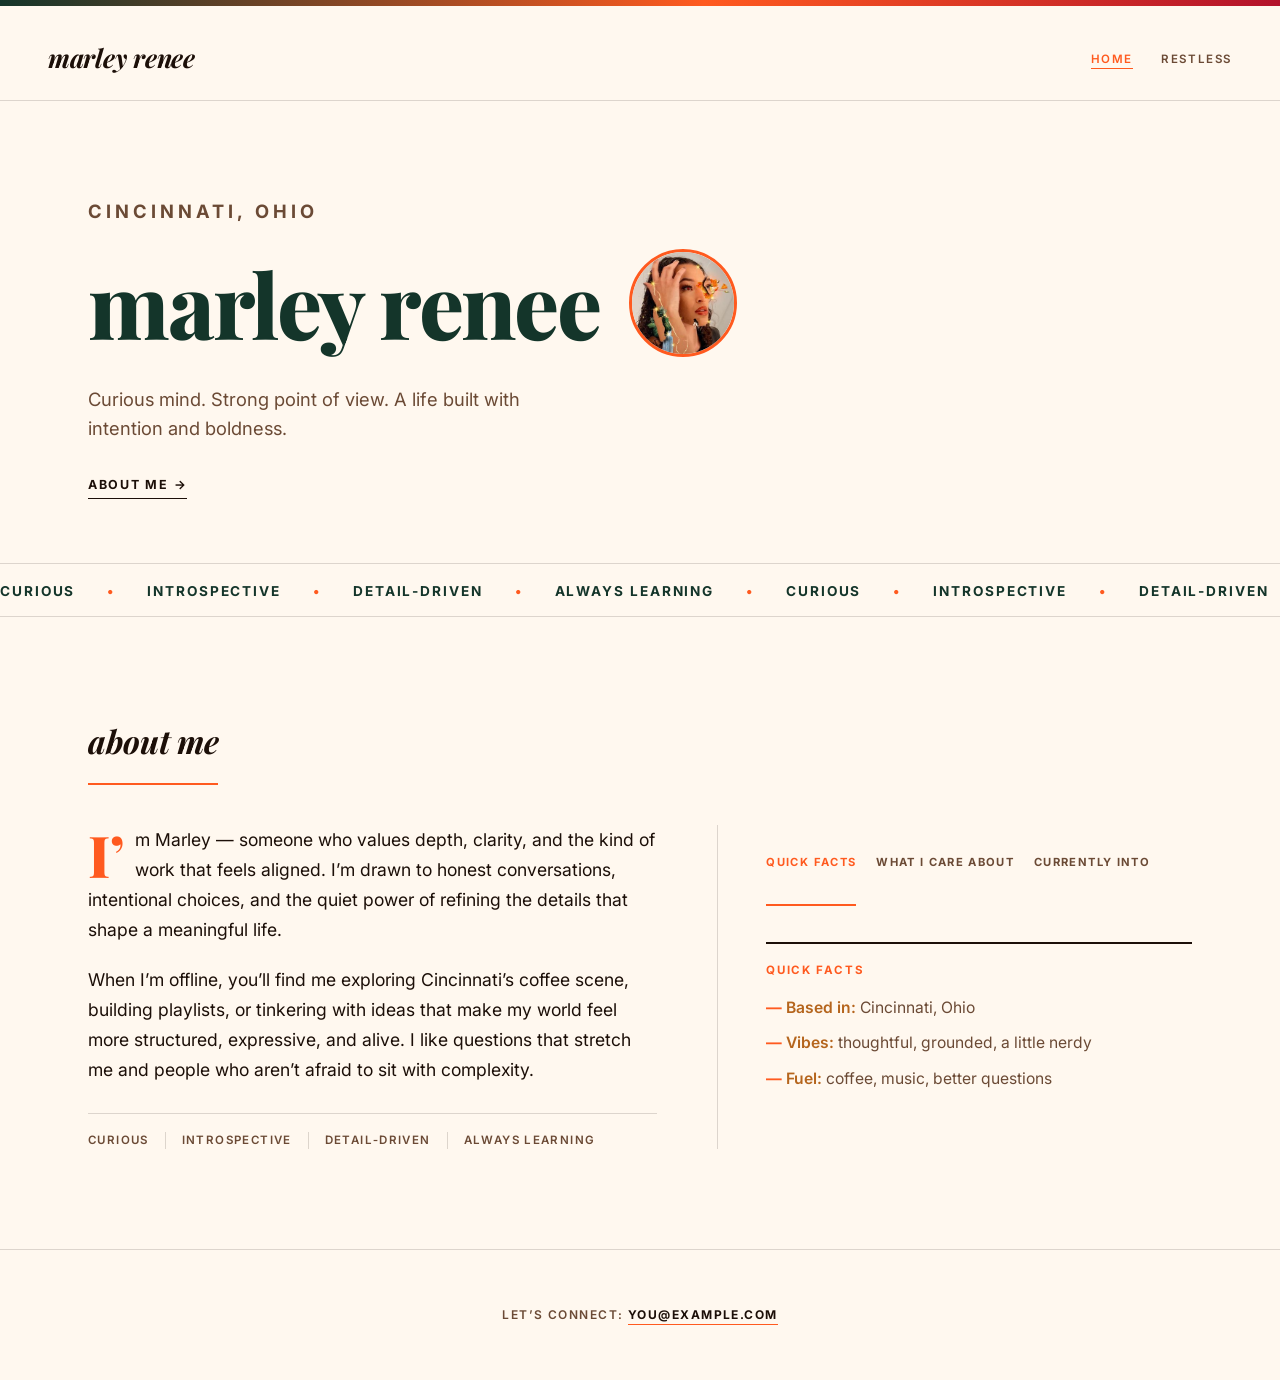
<file: index.html>
<!DOCTYPE html>
<html lang="en">
<head>
  <meta charset="UTF-8" />
  <title>About Marley — Bold Editorial</title>
  <meta name="viewport" content="width=device-width, initial-scale=1" />
  <link rel="preconnect" href="https://fonts.googleapis.com">
  <link rel="preconnect" href="https://fonts.gstatic.com" crossorigin>
  <link rel="stylesheet" href="/style.css">
</head>

<body>

  <div class="top-bar"></div>

  <!-- NAV -->
  <nav class="nav">
    <a class="nav-mark" href="/index.html">Marley Renee</a>
    <ul class="nav-links">
      <li><a href="/index.html" class="active">home</a></li>
      <li><a href="/sustainability.html">restless</a></li>
    </ul>
  </nav>

  <!-- HERO -->
  <section class="hero">
    <p class="eyebrow">Cincinnati, Ohio</p>
    <div class="hero-headline">
      <h1>Marley Renee</h1>
      <img class="portrait-frame" src="/images/marley-portrait.jpg" alt="Marley Renee" />
    </div>
    <p>Curious mind. Strong point of view. A life built with intention and boldness.</p>
    <a class="cta cta-ghost" href="#about">about me &rarr;</a>
  </section>

  <!-- MARQUEE -->
  <div class="marquee">
    <div class="marquee-track">
      <span>curious</span><span>introspective</span><span>detail&#8209;driven</span><span>always learning</span>
      <span>curious</span><span>introspective</span><span>detail&#8209;driven</span><span>always learning</span>
    </div>
  </div>

  <!-- ABOUT -->
  <section class="section" id="about">
    <h2 class="section-title">about me</h2>

    <div class="about-grid">
      <div>
        <p class="bio lede">
          I’m Marley — someone who values depth, clarity, and the kind of work that feels aligned.
          I’m drawn to honest conversations, intentional choices, and the quiet power of refining
          the details that shape a meaningful life.
        </p>

        <p class="bio">
          When I’m offline, you’ll find me exploring Cincinnati’s coffee scene, building playlists,
          or tinkering with ideas that make my world feel more structured, expressive, and alive.
          I like questions that stretch me and people who aren’t afraid to sit with complexity.
        </p>

        <ul class="meta-tags">
          <li>curious</li>
          <li>introspective</li>
          <li>detail&#8209;driven</li>
          <li>always learning</li>
        </ul>
      </div>

      <aside class="card-grid" data-tabs>
        <div class="tab-list" role="tablist" aria-label="about me categories">
          <button class="tab-btn" role="tab" aria-selected="true" data-tab="0">quick facts</button>
          <button class="tab-btn" role="tab" aria-selected="false" data-tab="1">what i care about</button>
          <button class="tab-btn" role="tab" aria-selected="false" data-tab="2">currently into</button>
        </div>

        <div class="card" role="tabpanel" data-panel="0">
          <h3>quick facts</h3>
          <ul class="list">
            <li><span>Based in:</span> Cincinnati, Ohio</li>
            <li><span>Vibes:</span> thoughtful, grounded, a little nerdy</li>
            <li><span>Fuel:</span> coffee, music, better questions</li>
          </ul>
        </div>

        <div class="card" role="tabpanel" data-panel="1" hidden>
          <h3>what i care about</h3>
          <ul class="list">
            <li>Work that feels aligned, not performative.</li>
            <li>Relationships built on honesty and curiosity.</li>
            <li>Systems that make life calmer, not louder.</li>
          </ul>
        </div>

        <div class="card" role="tabpanel" data-panel="2" hidden>
          <h3>currently into</h3>
          <ul class="list">
            <li>Creative projects and storytelling.</li>
            <li>Habit refinement — small shifts, big impact.</li>
            <li>Understanding how people think and connect.</li>
            <li><a href="/sustainability.html">Safe Now, Still Restless &rarr;</a></li>
          </ul>
        </div>
      </aside>
    </div>
  </section>

  <!-- FOOTER -->
  <footer class="footer">
    <p>let’s connect: <a href="mailto:you@example.com">you@example.com</a></p>
  </footer>

  <script src="/script.js"></script>
</body>
</html>
</file>
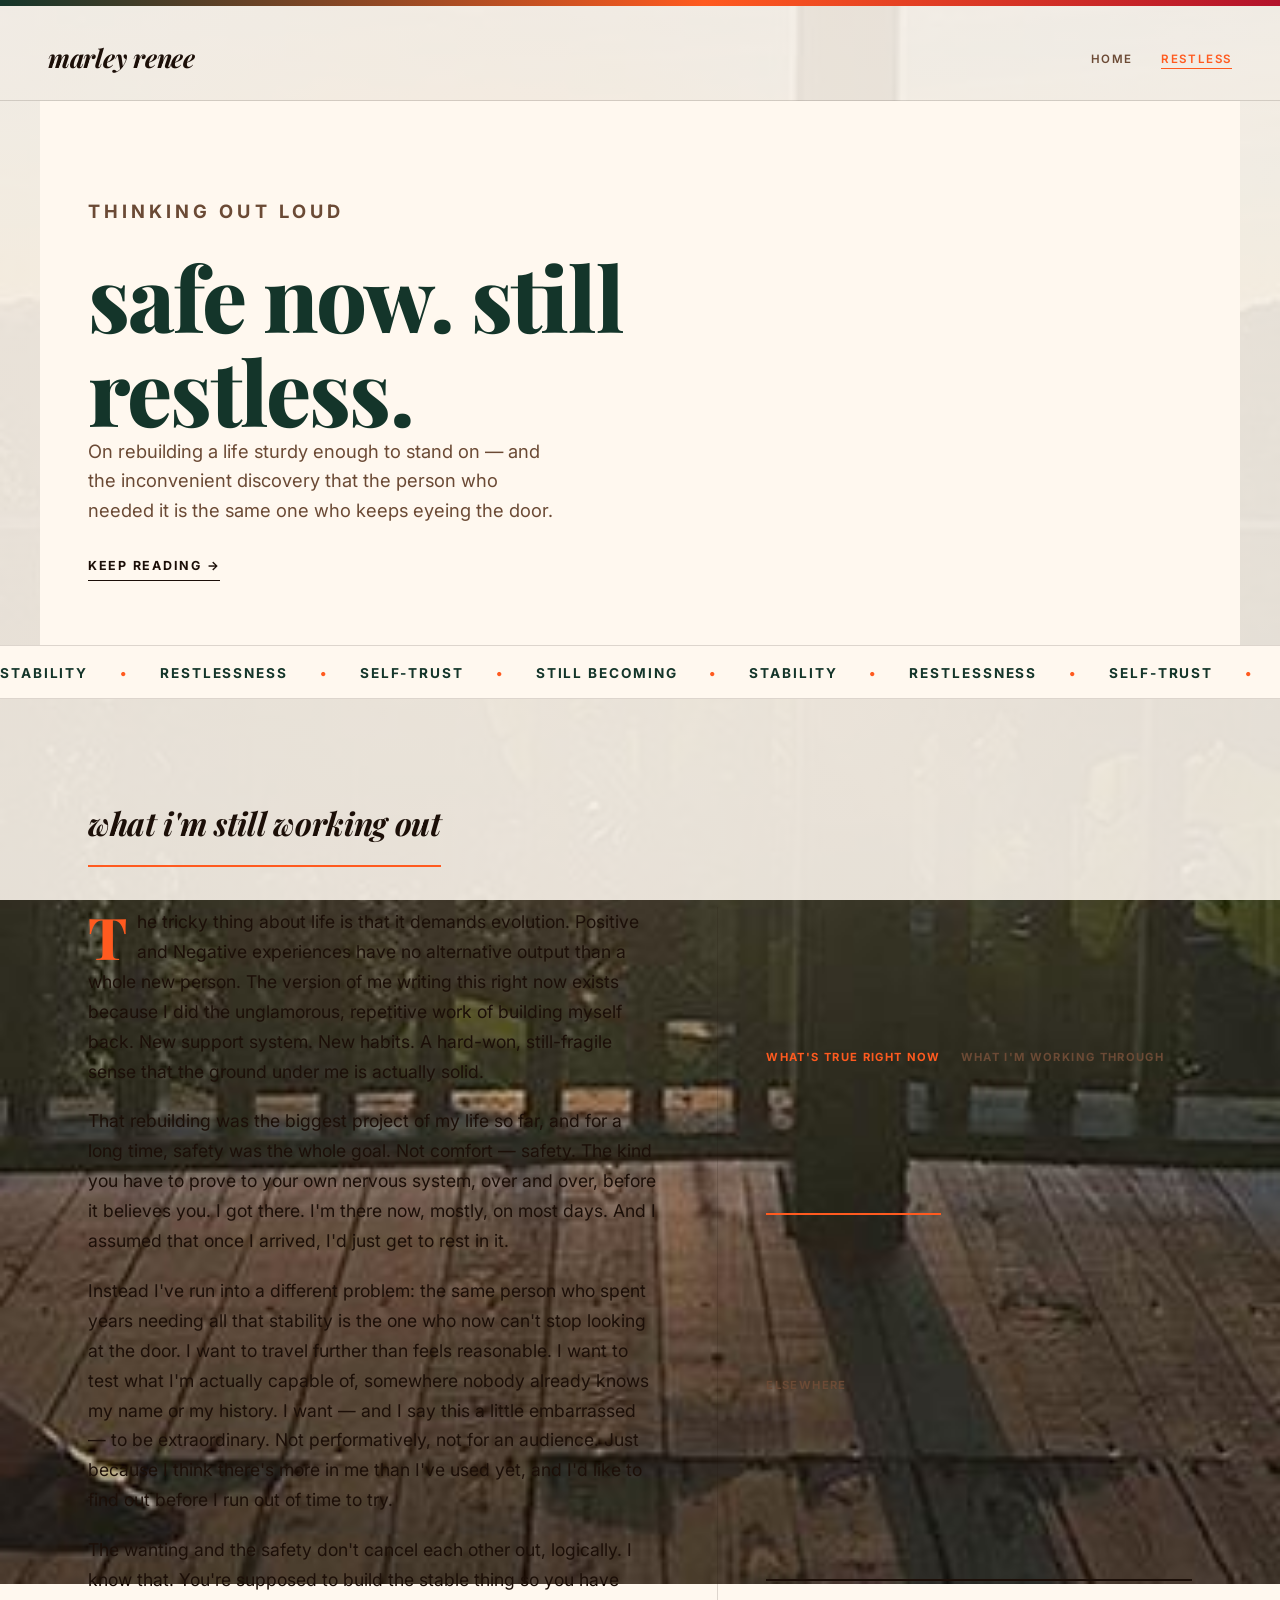
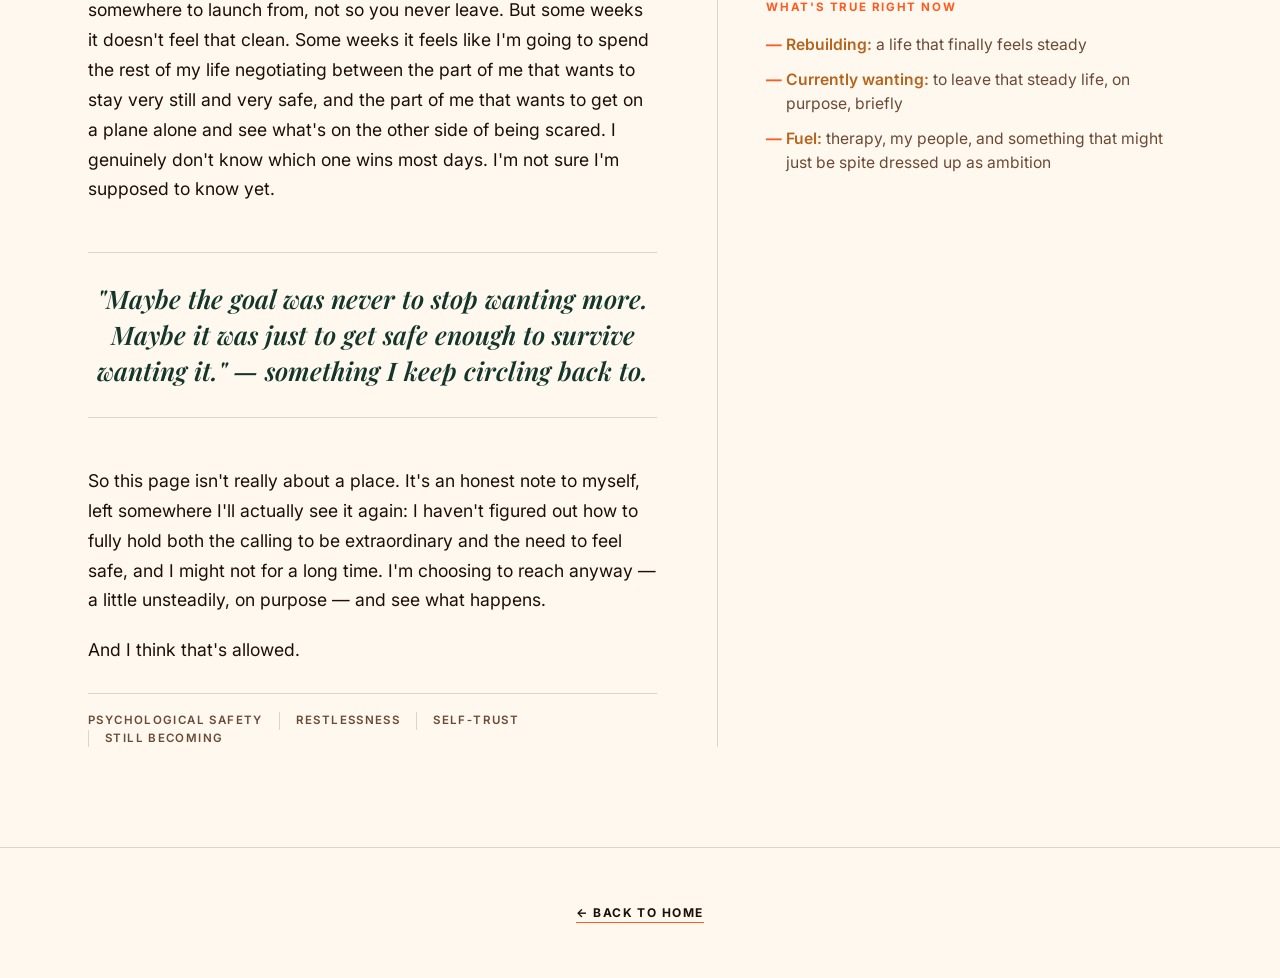
<file: sustainability.html>
<!DOCTYPE html>
<html lang="en">
<head>
  <meta charset="UTF-8" />
  <title>Safe Now, Still Restless — Marley Renee</title>
  <meta name="viewport" content="width=device-width, initial-scale=1" />
  <link rel="preconnect" href="https://fonts.googleapis.com">
  <link rel="preconnect" href="https://fonts.gstatic.com" crossorigin>
  <link rel="stylesheet" href="/style.css">
</head>

<body class="page-restless">

  <div class="top-bar"></div>

  <!-- NAV -->
  <nav class="nav">
    <a class="nav-mark" href="/index.html">Marley Renee</a>
    <ul class="nav-links">
      <li><a href="/index.html">home</a></li>
      <li><a href="/sustainability.html" class="active">restless</a></li>
    </ul>
  </nav>

  <!-- HERO -->
  <section class="hero">
    <p class="eyebrow">thinking out loud</p>
    <h1>safe now. still restless.</h1>
    <p>On rebuilding a life sturdy enough to stand on — and the inconvenient discovery that the person who needed it is the same one who keeps eyeing the door.</p>
    <a class="cta cta-ghost" href="#musing">keep reading &rarr;</a>
  </section>

  <!-- MARQUEE -->
  <div class="marquee">
    <div class="marquee-track">
      <span>stability</span><span>restlessness</span><span>self&#8209;trust</span><span>still becoming</span>
      <span>stability</span><span>restlessness</span><span>self&#8209;trust</span><span>still becoming</span>
    </div>
  </div>

  <!-- ABOUT -->
  <section class="section" id="musing">
    <h2 class="section-title">what i'm still working out</h2>

    <div class="about-grid">
      <div>
        <p class="bio lede">
          The tricky thing about life is that it demands evolution. Positive and Negative
          experiences have no alternative output than a whole new person. The version of me
          writing this right now exists because I did the unglamorous, repetitive work of
          building myself back. New support system. New habits. A hard-won, still-fragile
          sense that the ground under me is actually solid.
        </p>

        <p class="bio">
          That rebuilding was the biggest project of my life so far, and for a long time,
          safety was the whole goal. Not comfort — safety. The kind you have to prove to your
          own nervous system, over and over, before it believes you. I got there. I'm there
          now, mostly, on most days. And I assumed that once I arrived, I'd just get to rest
          in it.
        </p>

        <p class="bio">
          Instead I've run into a different problem: the same person who spent years needing
          all that stability is the one who now can't stop looking at the door. I want to
          travel further than feels reasonable. I want to test what I'm actually capable of,
          somewhere nobody already knows my name or my history. I want — and I say this a
          little embarrassed — to be extraordinary. Not performatively, not for an audience.
          Just because I think there's more in me than I've used yet, and I'd like to find out
          before I run out of time to try.
        </p>

        <p class="bio">
          The wanting and the safety don't cancel each other out, logically. I know that.
          You're supposed to build the stable thing so you have somewhere to launch from, not
          so you never leave. But some weeks it doesn't feel that clean. Some weeks it feels
          like I'm going to spend the rest of my life negotiating between the part of me that
          wants to stay very still and very safe, and the part of me that wants to get on a
          plane alone and see what's on the other side of being scared. I genuinely don't know
          which one wins most days. I'm not sure I'm supposed to know yet.
        </p>

        <blockquote>
          "Maybe the goal was never to stop wanting more. Maybe it was just to get safe enough
          to survive wanting it." — something I keep circling back to.
        </blockquote>

        <p class="bio">
          So this page isn't really about a place. It's an honest note to myself, left
          somewhere I'll actually see it again: I haven't figured out how to fully hold both
          the calling to be extraordinary and the need to feel safe, and I might not for a
          long time. I'm choosing to reach anyway — a little unsteadily, on purpose — and see
          what happens.
        </p>

        <p class="bio">And I think that's allowed.</p>

        <ul class="meta-tags">
          <li>psychological safety</li>
          <li>restlessness</li>
          <li>self&#8209;trust</li>
          <li>still becoming</li>
        </ul>
      </div>

      <aside class="card-grid" data-tabs>
        <div class="tab-list" role="tablist" aria-label="page categories">
          <button class="tab-btn" role="tab" aria-selected="true" data-tab="0">what's true right now</button>
          <button class="tab-btn" role="tab" aria-selected="false" data-tab="1">what i'm working through</button>
          <button class="tab-btn" role="tab" aria-selected="false" data-tab="2">elsewhere</button>
        </div>

        <div class="card" role="tabpanel" data-panel="0">
          <h3>what's true right now</h3>
          <ul class="list">
            <li><span>Rebuilding:</span> a life that finally feels steady</li>
            <li><span>Currently wanting:</span> to leave that steady life, on purpose, briefly</li>
            <li><span>Fuel:</span> therapy, my people, and something that might just be spite dressed up as ambition</li>
          </ul>
        </div>

        <div class="card" role="tabpanel" data-panel="1" hidden>
          <h3>what i'm working through</h3>
          <ul class="list">
            <li>Wanting big things without needing them to prove my worth.</li>
            <li>Letting safety be a foundation, not a ceiling.</li>
            <li>Learning the difference between fear and an actual boundary.</li>
            <li>Trusting myself with a plane ticket again.</li>
          </ul>
        </div>

        <div class="card" role="tabpanel" data-panel="2" hidden>
          <h3>elsewhere</h3>
          <ol class="list list-numbered">
            <li>
              <a href="https://www.linkedin.com/in/maraltman22/" target="_blank" rel="noopener">LinkedIn</a>
              — the more professional read on who I am, for anyone who wants that context.
            </li>
            <li>
              <a href="https://sites.google.com/view/marleysxuprtrip/new-adventure-loading" target="_blank" rel="noopener">travel blog</a>
              — where I track what I learn every time I actually lean into my own talent, and
              how, coincidentally, it always seems to lead me back to a beach.
            </li>
          </ol>
        </div>
      </aside>
    </div>
  </section>

  <!-- FOOTER -->
  <footer class="footer">
    <p><a href="/index.html">&larr; back to home</a></p>
  </footer>

  <script src="/script.js"></script>
</body>
</html>
</file>
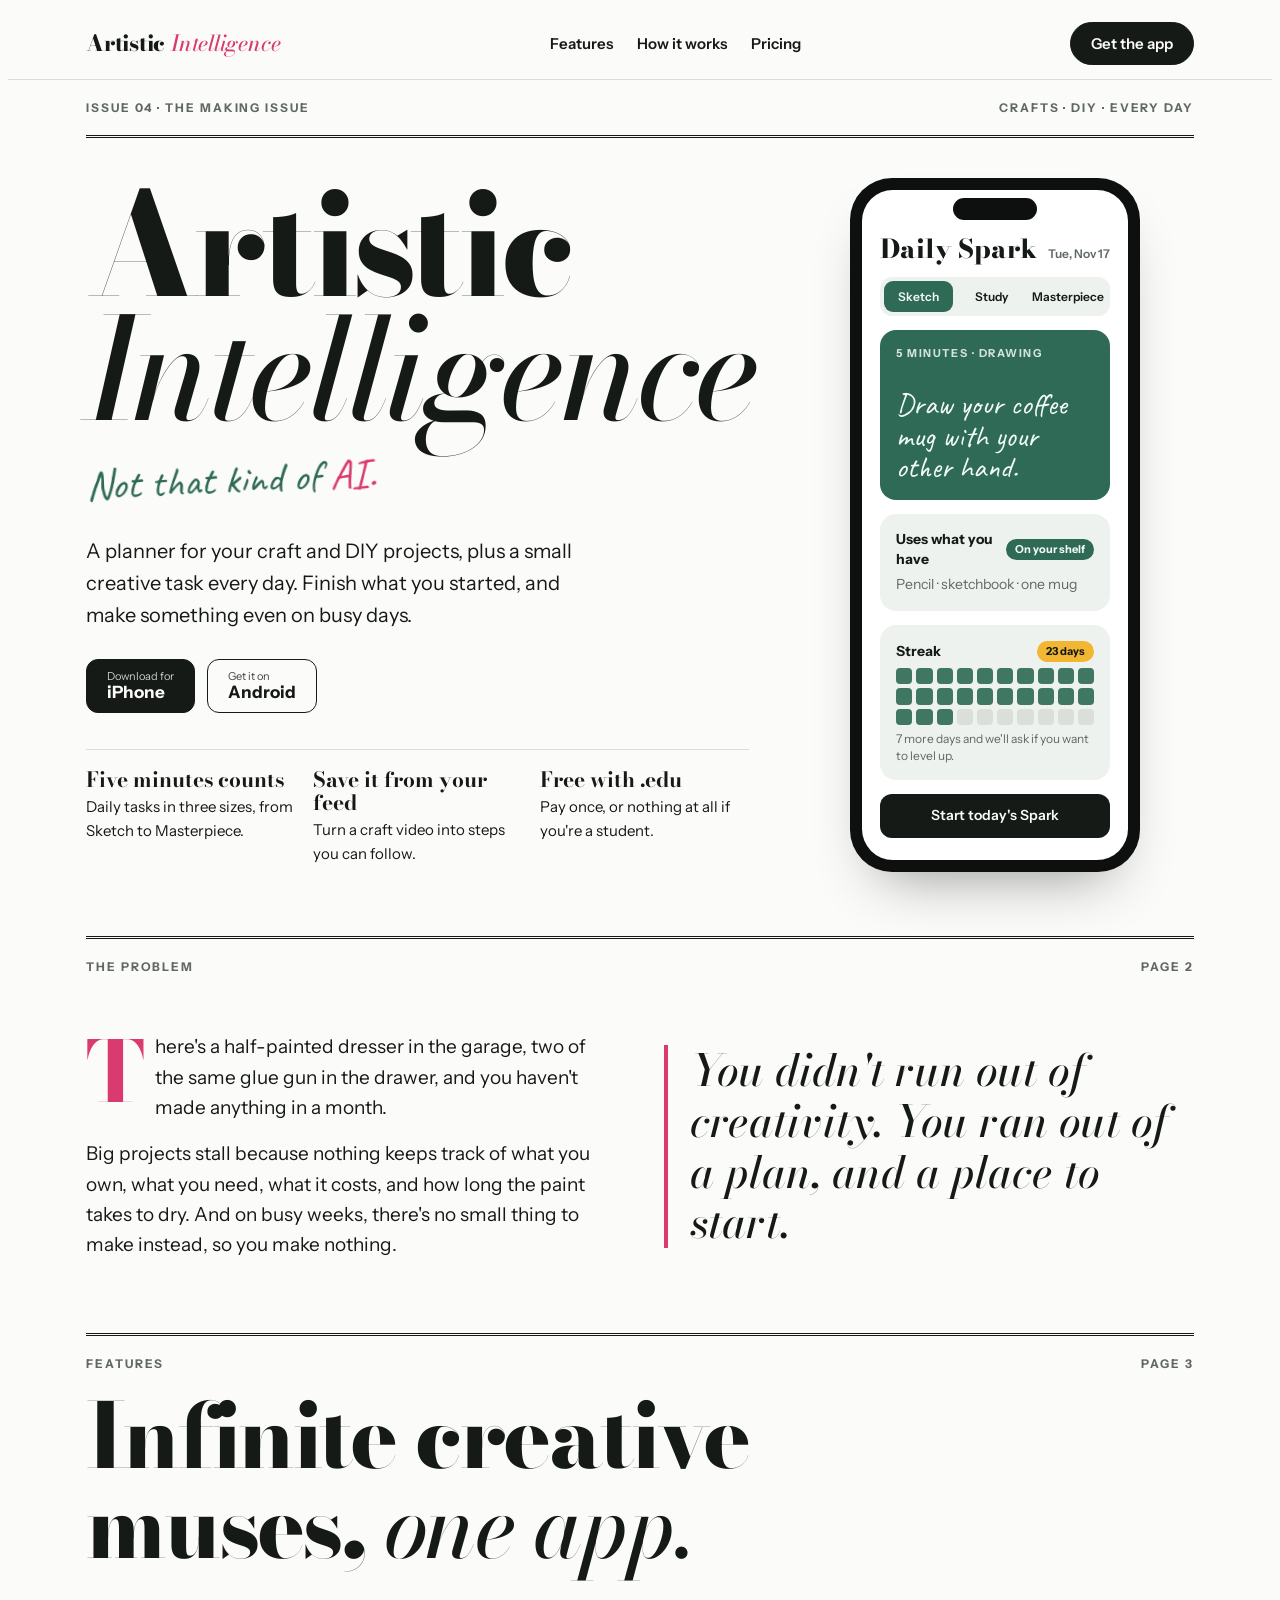
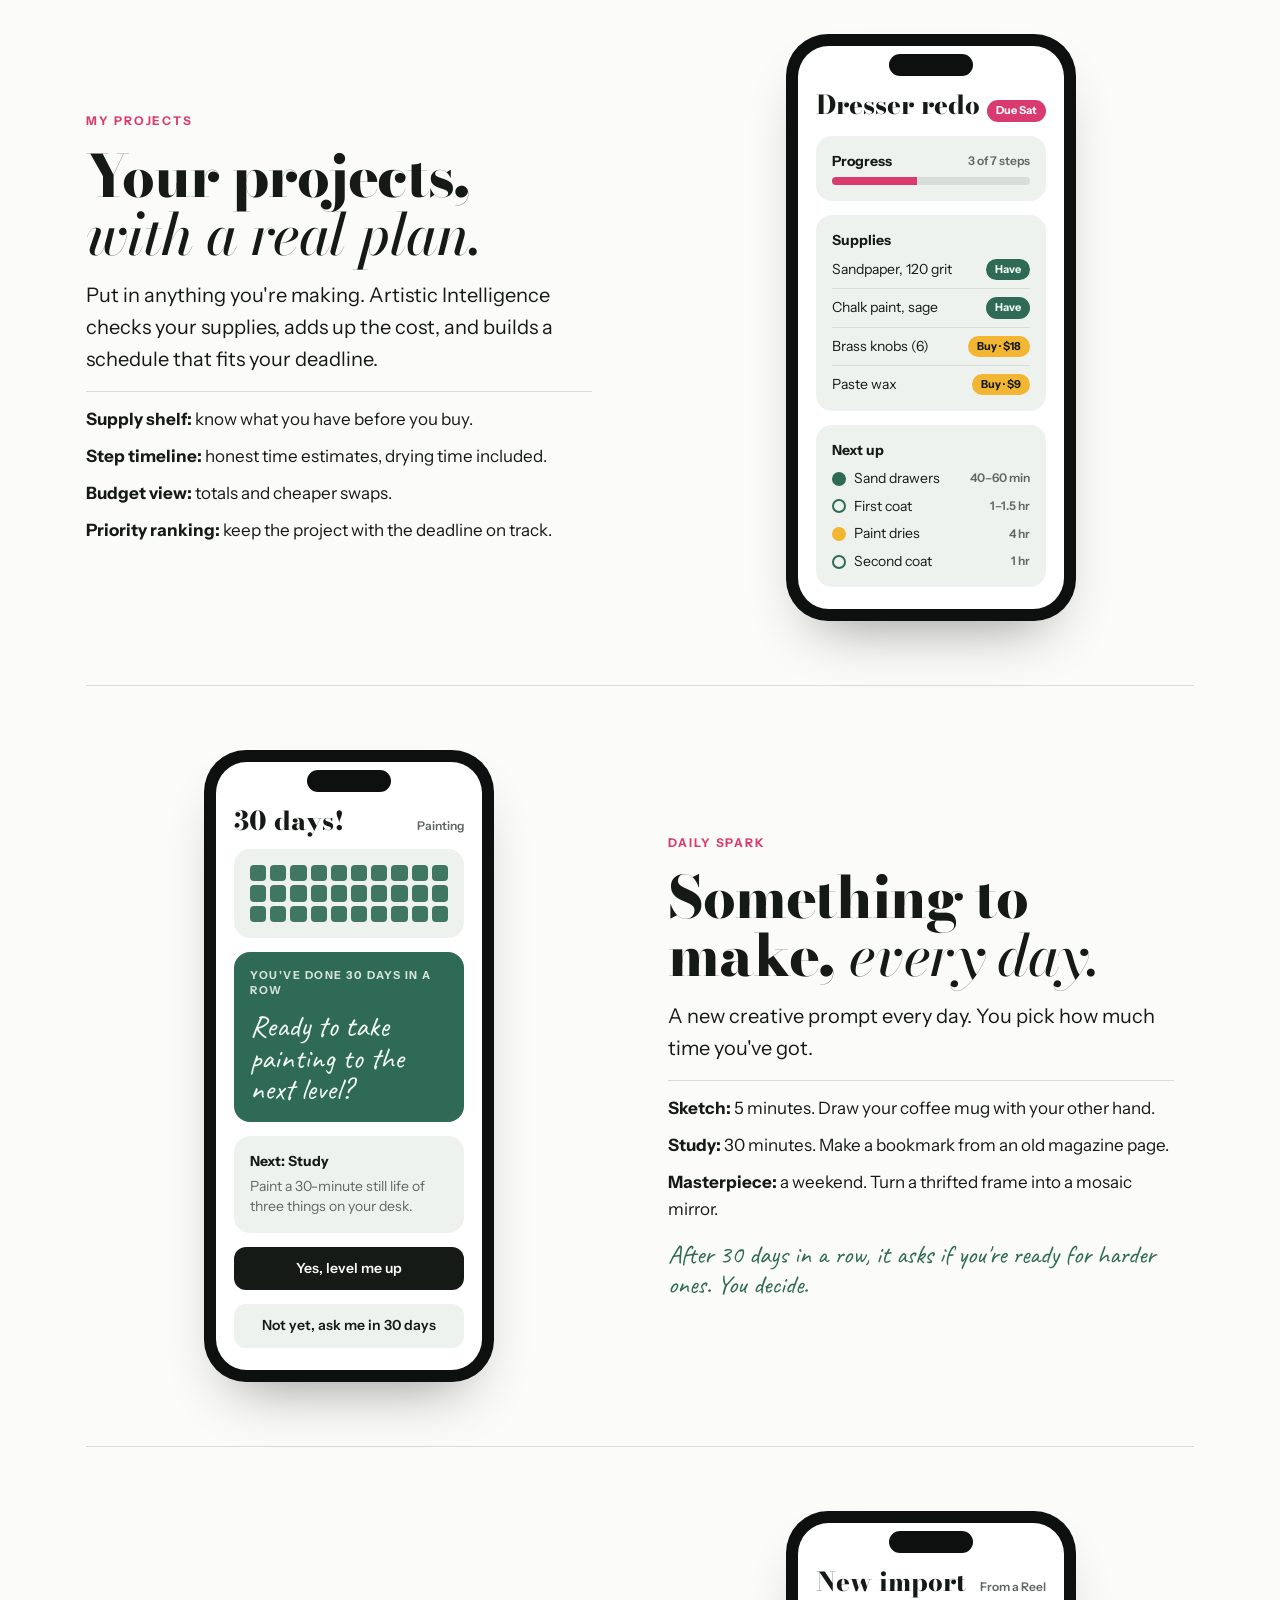
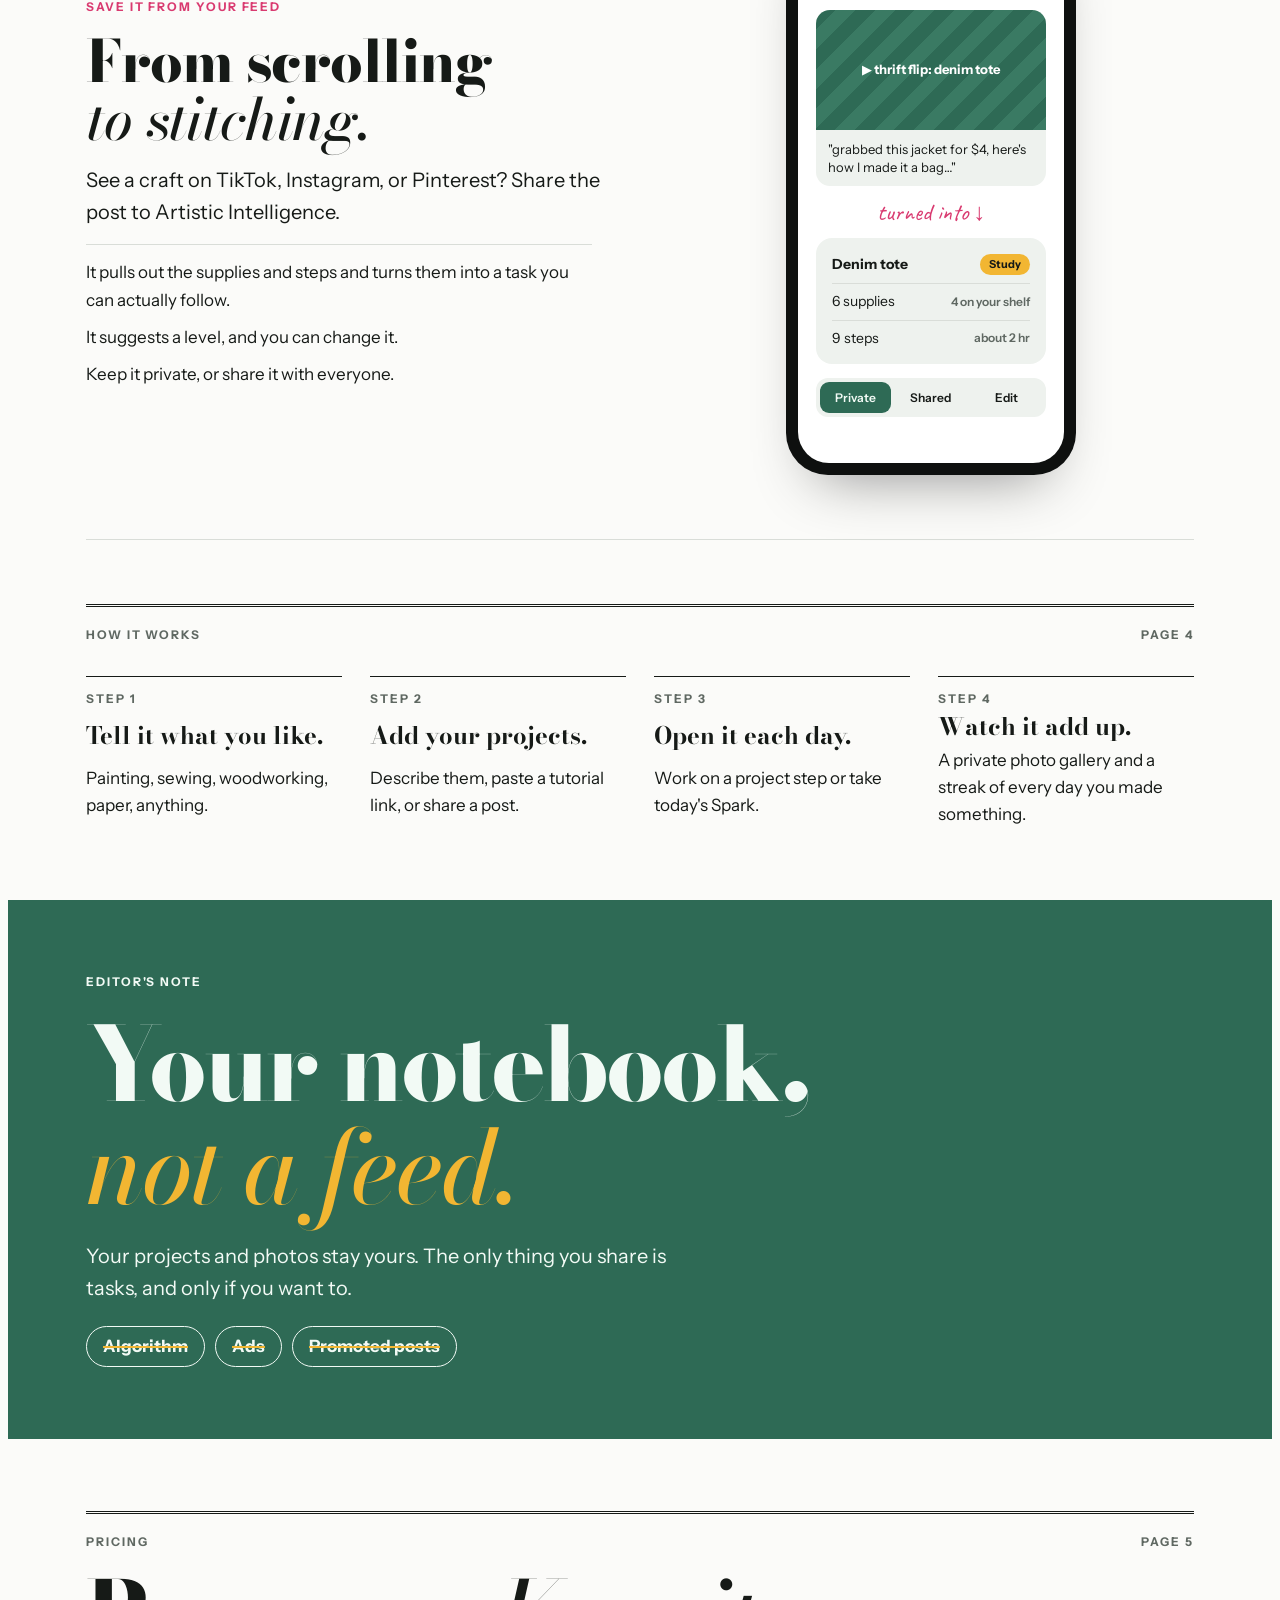
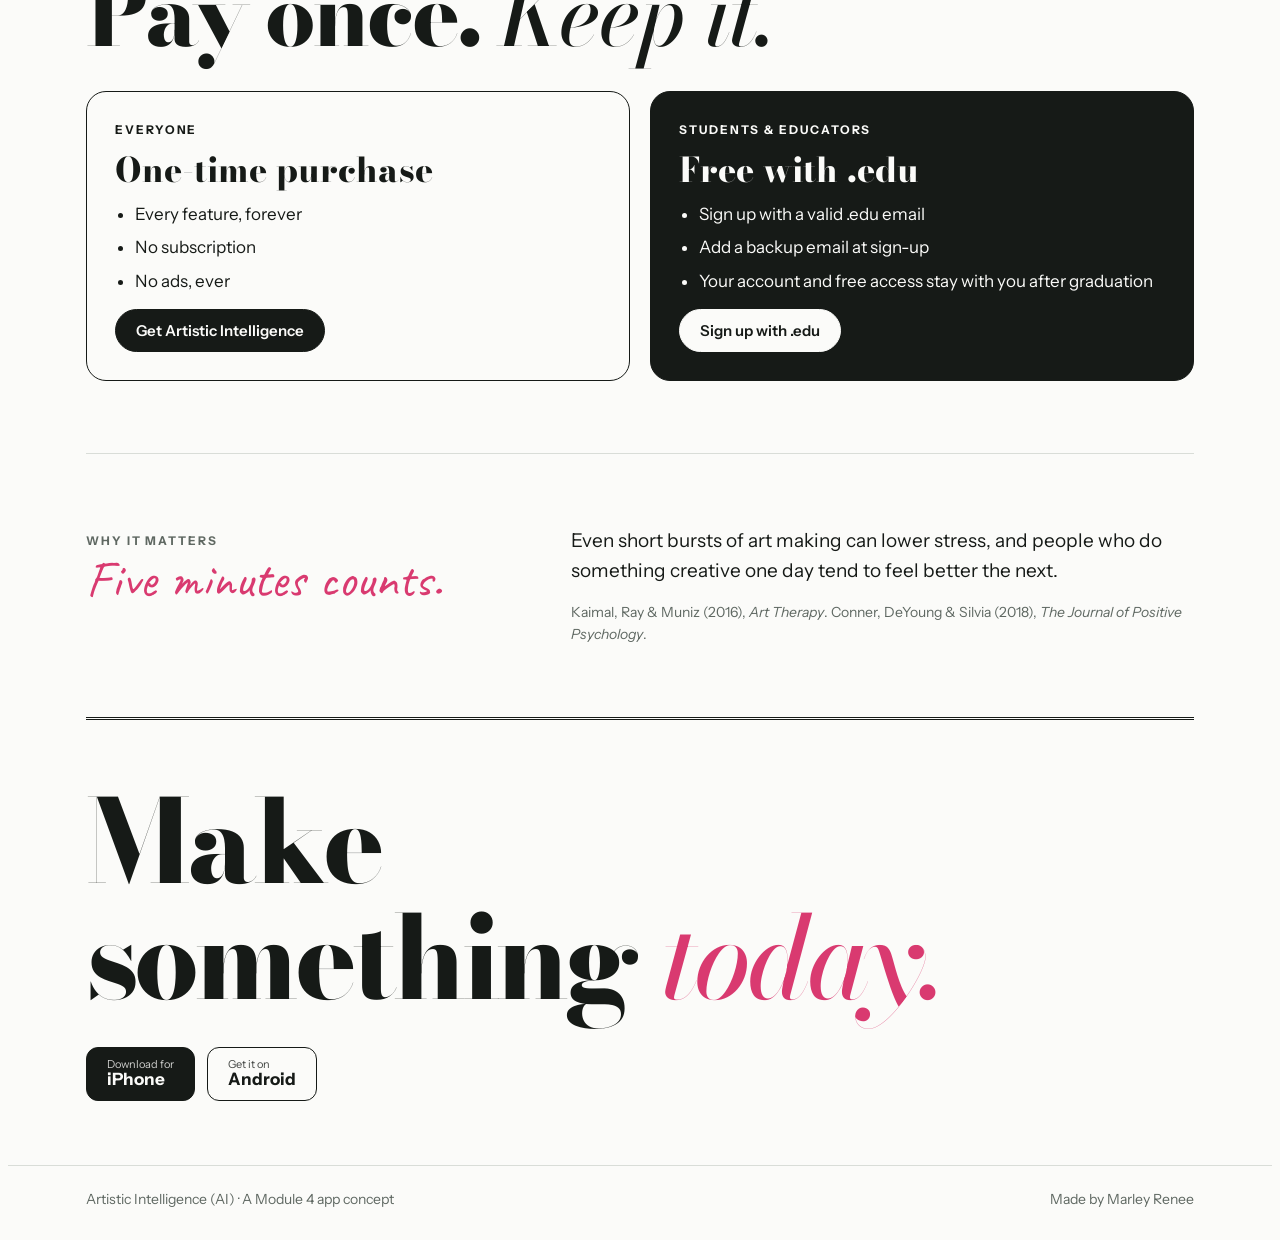
<file: module4-app/web-page.html>
<!doctype html>
<html lang="en">
<head>
<meta charset="utf-8">
<meta name="viewport" content="width=device-width, initial-scale=1">
<title>Artistic Intelligence</title>
<meta name="claude:viewport-fit-sides" content="cover">
<link rel="preconnect" href="https://fonts.googleapis.com">
<link rel="preconnect" href="https://fonts.gstatic.com" crossorigin>
<link rel="stylesheet" href="https://fonts.googleapis.com/css2?family=Bodoni+Moda:ital,opsz,wght@0,6..96,500;0,6..96,800;1,6..96,500;1,6..96,700&family=Instrument+Sans:wght@400;500;600;700&family=Caveat:wght@600;700&display=swap">
<style>
/* Layout: a magazine issue ("Issue 04, The Making Issue") whose cover and feature spreads are built around live app screens in phone frames. */
:root {
  --paper: #fbfbf9;
  --ink: #161a17;
  --muted: #5f6862;
  --rule: #d9ddd8;
  --mat: #2e6a55;
  --mat-ink: #f2faf5;
  --splat: #d93a70;
  --marigold: #f2b632;
  --screen: #ffffff;
  --chip: #eef2ee;
  --font-display: "Bodoni Moda", "Didot", "Bodoni 72", Georgia, serif;
  --font-body: "Instrument Sans", "Segoe UI", system-ui, sans-serif;
  --font-hand: "Caveat", "Segoe Print", cursive;
}
@media (prefers-color-scheme: dark) {
  :root:not([data-theme="light"]) {
    --paper: #121513; --ink: #eceeea; --muted: #9ba49e; --rule: #2b312d;
    --mat: #2a5e4c; --mat-ink: #eef8f2; --splat: #f0679a; --marigold: #f5c552;
    --screen: #1b201d; --chip: #252c28; color-scheme: dark;
  }
}
:root[data-theme="dark"] {
  --paper: #121513; --ink: #eceeea; --muted: #9ba49e; --rule: #2b312d;
  --mat: #2a5e4c; --mat-ink: #eef8f2; --splat: #f0679a; --marigold: #f5c552;
  --screen: #1b201d; --chip: #252c28; color-scheme: dark;
}
* { box-sizing: border-box; }
body { background: var(--paper); color: var(--ink); font-family: var(--font-body); font-size: 17px; line-height: 1.6; }
.wrap { max-width: 1140px; margin: 0 auto; padding-left: max(16px, env(safe-area-inset-left, 0px)); padding-right: max(16px, env(safe-area-inset-right, 0px)); }
h1, h2, h3 { font-family: var(--font-display); font-weight: 800; line-height: 1; margin: 0; text-wrap: balance; }
p { margin: 0; }
a { color: inherit; }
a:focus-visible, button:focus-visible { outline: 3px solid var(--marigold); outline-offset: 3px; }
.label { font-size: 12px; font-weight: 700; letter-spacing: .16em; text-transform: uppercase; }

/* Masthead / app nav */
.top { border-bottom: 1px solid var(--rule); position: sticky; top: env(safe-area-inset-top, 0px); background: var(--paper); z-index: 5; }
body::before { content: ""; position: fixed; inset: 0 0 auto; height: env(safe-area-inset-top, 0px); z-index: 10; background: var(--paper); }
.nav { display: flex; align-items: center; justify-content: space-between; gap: 16px; padding-block: 14px; }
.brand { font-family: var(--font-display); font-weight: 800; font-size: 22px; text-decoration: none; letter-spacing: -.01em; }
.brand i { color: var(--splat); font-weight: 500; }
.nav ul { display: flex; gap: 24px; list-style: none; margin: 0; padding: 0; font-weight: 600; font-size: 15px; }
.nav ul a { text-decoration: none; }
@media (max-width: 720px) { .nav ul { display: none; } }
.btn { display: inline-flex; align-items: center; justify-content: center; gap: 8px; font: 600 15px var(--font-body); padding: 11px 20px; border-radius: 999px; text-decoration: none; border: 1.5px solid var(--ink); cursor: pointer; white-space: nowrap; }
.btn-ink { background: var(--ink); color: var(--paper); }
.btn-line { background: transparent; color: var(--ink); }

/* Cover */
.issue { display: flex; justify-content: space-between; gap: 12px; flex-wrap: wrap; padding-block: 18px; border-bottom: 3px double var(--ink); color: var(--muted); }
.cover { display: grid; grid-template-columns: minmax(0, 1.25fr) minmax(0, .75fr); gap: 48px; padding-block: 40px 64px; align-items: center; }
@media (max-width: 880px) { .cover { grid-template-columns: 1fr; } }
.cover-title { font-size: clamp(64px, 11vw, 148px); letter-spacing: -.035em; line-height: .88; }
.cover-title em { font-style: italic; font-weight: 500; display: block; }
.cover-title .ai { color: var(--splat); }
.hook { font-family: var(--font-hand); font-size: clamp(30px, 4vw, 42px); color: var(--mat); transform: rotate(-2.5deg); display: inline-block; margin-top: 14px; }
.cover-dek { font-size: 20px; max-width: 38ch; margin-top: 22px; }
.stores { display: flex; flex-wrap: wrap; gap: 12px; margin-top: 28px; }
.store { display: inline-grid; line-height: 1.15; padding: 10px 20px; border-radius: 12px; background: var(--ink); color: var(--paper); text-decoration: none; border: 1.5px solid var(--ink); }
.store small { font-size: 11px; opacity: .8; }
.store b { font-size: 17px; }
.store.alt { background: transparent; color: var(--ink); }
.coverlines { list-style: none; padding: 0; margin: 36px 0 0; display: grid; grid-template-columns: repeat(3, minmax(0, 1fr)); gap: 18px; border-top: 1px solid var(--rule); padding-top: 18px; }
@media (max-width: 560px) { .coverlines { grid-template-columns: 1fr; } }
.coverlines li { min-width: 0; font-size: 15px; }
.coverlines b { display: block; font-family: var(--font-display); font-size: 21px; line-height: 1.1; margin-bottom: 4px; }

/* Phone mockups */
.phone { width: 290px; max-width: 100%; margin: 0 auto; border-radius: 42px; background: #0e100f; padding: 12px; box-shadow: 0 30px 60px -30px rgba(0,0,0,.45); position: relative; }
.phone::before { content: ""; position: absolute; top: 20px; left: 50%; transform: translateX(-50%); width: 84px; height: 22px; background: #0e100f; border-radius: 20px; z-index: 2; }
.screen { background: var(--screen); color: var(--ink); border-radius: 31px; padding: 46px 18px 22px; min-height: 540px; display: grid; gap: 14px; align-content: start; font-size: 14px; line-height: 1.4; overflow: hidden; }
.s-head { display: flex; justify-content: space-between; align-items: baseline; }
.s-title { font-family: var(--font-display); font-weight: 800; font-size: 26px; line-height: 1; }
.s-meta { color: var(--muted); font-size: 12px; font-weight: 600; }
.seg { display: grid; grid-template-columns: repeat(3, 1fr); background: var(--chip); border-radius: 12px; padding: 4px; gap: 4px; }
.seg button { border: 0; background: transparent; color: var(--ink); font: 600 12px var(--font-body); padding: 8px 2px; border-radius: 9px; cursor: pointer; }
.seg button[aria-pressed="true"] { background: var(--mat); color: var(--mat-ink); }
.card { background: var(--chip); border-radius: 16px; padding: 16px; display: grid; gap: 6px; }
.card.spark { background: var(--mat); color: var(--mat-ink); min-height: 170px; align-content: space-between; }
.spark .t { font-size: 11px; letter-spacing: .14em; text-transform: uppercase; font-weight: 700; opacity: .85; }
.spark .k { font-family: var(--font-hand); font-size: 30px; line-height: 1.05; }
.row { display: flex; justify-content: space-between; gap: 8px; align-items: center; }
.pill { font-size: 11px; font-weight: 700; padding: 3px 9px; border-radius: 999px; background: var(--marigold); color: #161a17; white-space: nowrap; }
.pill.pink { background: var(--splat); color: #fff; }
.pill.ok { background: var(--mat); color: var(--mat-ink); }
.streak { display: grid; grid-template-columns: repeat(10, 1fr); gap: 4px; }
.streak i { aspect-ratio: 1; border-radius: 4px; background: var(--mat); opacity: .9; }
.streak i.off { background: var(--rule); }
.s-btn { background: var(--ink); color: var(--paper); border-radius: 12px; padding: 12px; text-align: center; font-weight: 600; }
.list { display: grid; gap: 8px; }
.list .row { padding-bottom: 8px; border-bottom: 1px solid var(--rule); }
.bar { height: 8px; border-radius: 4px; background: var(--rule); overflow: hidden; }
.bar span { display: block; height: 100%; background: var(--splat); }
.tl { display: grid; gap: 8px; }
.tl div { display: grid; grid-template-columns: 14px 1fr auto; gap: 8px; align-items: center; }
.tl div::before { content: ""; width: 10px; height: 10px; border-radius: 50%; border: 2px solid var(--mat); }
.tl div.done::before { background: var(--mat); }
.tl div.wait::before { border-color: var(--marigold); background: var(--marigold); }
.post { border-radius: 14px; overflow: hidden; background: var(--chip); }
.post .vid { height: 120px; background: repeating-linear-gradient(135deg, var(--mat) 0 14px, #3a7a63 14px 28px); display: grid; place-items: center; color: #fff; font-weight: 700; font-size: 13px; }
.post p { padding: 10px 12px; font-size: 13px; }
.arrow-down { text-align: center; font-family: var(--font-hand); font-size: 24px; color: var(--splat); line-height: 1; }

/* Feature spreads */
.section-head { border-top: 3px double var(--ink); padding-top: 18px; display: flex; justify-content: space-between; gap: 16px; flex-wrap: wrap; color: var(--muted); }
.big-h { font-size: clamp(44px, 7vw, 92px); letter-spacing: -.03em; margin-top: 18px; }
.big-h em { font-weight: 500; }
.spread { display: grid; grid-template-columns: minmax(0, 1fr) minmax(0, 1fr); gap: 56px; align-items: center; padding-block: 64px; border-bottom: 1px solid var(--rule); }
.spread:nth-of-type(even) .copy { order: 2; }
@media (max-width: 880px) { .spread { grid-template-columns: 1fr; gap: 32px; } .spread:nth-of-type(even) .copy { order: 0; } }
.copy { display: grid; gap: 16px; min-width: 0; }
.copy .label { color: var(--splat); }
.copy h3 { font-size: clamp(36px, 5vw, 58px); letter-spacing: -.02em; }
.copy h3 em { font-weight: 500; }
.copy .lede { font-size: 20px; max-width: 40ch; }
.copy ul { list-style: none; margin: 0; padding: 0; display: grid; gap: 10px; border-top: 1px solid var(--rule); padding-top: 14px; max-width: 46ch; }
.copy li b { font-weight: 700; }
.aside { font-family: var(--font-hand); font-size: 26px; color: var(--mat); line-height: 1.15; }

/* Problem article */
.article { display: grid; grid-template-columns: minmax(0, 1fr) minmax(0, 1fr); gap: 48px; padding-block: 56px 72px; }
@media (max-width: 880px) { .article { grid-template-columns: 1fr; gap: 28px; } }
.article .body p { font-size: 19px; max-width: 52ch; }
.article .body p + p { margin-top: 16px; }
.dropcap::first-letter { font-family: var(--font-display); font-weight: 800; float: left; font-size: 84px; line-height: .8; padding: 6px 10px 0 0; color: var(--splat); }
.pull { font-family: var(--font-display); font-style: italic; font-weight: 500; font-size: clamp(30px, 4vw, 44px); line-height: 1.15; border-left: 4px solid var(--splat); padding-left: 22px; align-self: center; }

/* Steps */
.steps { list-style: none; margin: 32px 0 0; padding: 0; display: grid; grid-template-columns: repeat(4, minmax(0, 1fr)); gap: 28px; counter-reset: s; }
@media (max-width: 880px) { .steps { grid-template-columns: repeat(2, minmax(0, 1fr)); } }
@media (max-width: 480px) { .steps { grid-template-columns: 1fr; } }
.steps li { counter-increment: s; min-width: 0; border-top: 1px solid var(--ink); padding-top: 12px; display: grid; gap: 6px; }
.steps li::before { content: "Step " counter(s); font-size: 12px; font-weight: 700; letter-spacing: .16em; text-transform: uppercase; color: var(--muted); }
.steps b { font-family: var(--font-display); font-size: 24px; line-height: 1.1; }

/* Manifesto + pricing */
.manifesto { background: var(--mat); color: var(--mat-ink); margin-top: 72px; }
.manifesto .wrap { padding-block: 72px; display: grid; gap: 22px; }
.manifesto h2 { font-size: clamp(44px, 8vw, 104px); letter-spacing: -.03em; }
.manifesto h2 em { font-weight: 500; color: var(--marigold); }
.manifesto p { font-size: 20px; max-width: 46ch; }
.nots { display: flex; flex-wrap: wrap; gap: 10px; }
.nots span { font-weight: 700; padding: 6px 16px; border-radius: 999px; border: 1.5px solid currentColor; text-decoration: line-through; text-decoration-color: var(--marigold); text-decoration-thickness: 2px; }

.pricing { display: grid; grid-template-columns: repeat(2, minmax(0, 1fr)); gap: 20px; margin-top: 32px; }
@media (max-width: 720px) { .pricing { grid-template-columns: 1fr; } }
.plan { border: 1.5px solid var(--ink); border-radius: 20px; padding: 28px; display: grid; gap: 14px; align-content: start; min-width: 0; }
.plan.edu { background: var(--ink); color: var(--paper); }
.plan .name { font-family: var(--font-display); font-size: 34px; font-weight: 800; line-height: 1; }
.plan ul { margin: 0; padding-left: 20px; display: grid; gap: 6px; }
.plan .btn { justify-self: start; }
.plan.edu .btn { background: var(--paper); color: var(--ink); border-color: var(--paper); }

/* Research sidebar + CTA */
.research { display: grid; grid-template-columns: minmax(0, 1fr) minmax(0, 1.4fr); gap: 40px; padding-block: 72px; border-top: 1px solid var(--rule); margin-top: 72px; }
@media (max-width: 760px) { .research { grid-template-columns: 1fr; gap: 20px; } }
.research .hand { font-family: var(--font-hand); font-size: 52px; color: var(--splat); line-height: 1; }
.research p { font-size: 19px; max-width: 54ch; }
.research cite { display: block; font-style: normal; font-size: 14px; color: var(--muted); margin-top: 14px; }
.final { border-top: 3px double var(--ink); padding-block: 64px; display: flex; justify-content: space-between; align-items: end; gap: 32px; flex-wrap: wrap; }
.final h2 { font-size: clamp(48px, 9vw, 120px); letter-spacing: -.035em; }
.final h2 em { font-weight: 500; color: var(--splat); }
footer { border-top: 1px solid var(--rule); padding-block: 22px; font-size: 14px; color: var(--muted); }
footer .wrap { display: flex; justify-content: space-between; gap: 12px; flex-wrap: wrap; }
@media (prefers-reduced-motion: no-preference) {
  .hook { animation: wob .7s ease-out both .3s; }
  @keyframes wob { from { transform: rotate(-8deg) scale(.8); opacity: .4; } to { transform: rotate(-2.5deg) scale(1); opacity: 1; } }
}
</style>
</head>
<body>

<header class="top">
  <div class="wrap nav">
    <a class="brand" href="#cover">Artistic <i>Intelligence</i></a>
    <ul><li><a href="#features">Features</a></li><li><a href="#how">How it works</a></li><li><a href="#pricing">Pricing</a></li></ul>
    <a class="btn btn-ink" href="#pricing">Get the app</a>
  </div>
</header>

<main id="cover">
  <div class="wrap">
    <div class="issue label"><span>Issue 04 · The Making Issue</span><span>Crafts · DIY · Every day</span></div>

    <section class="cover">
      <div>
        <h1 class="cover-title">Artistic<em>Intelligence</em></h1>
        <span class="hook">Not that kind of <span style="color:var(--splat)">AI.</span></span>
        <p class="cover-dek">A planner for your craft and DIY projects, plus a small creative task every day. Finish what you started, and make something even on busy days.</p>
        <div class="stores">
          <a class="store" href="#pricing"><small>Download for</small><b>iPhone</b></a>
          <a class="store alt" href="#pricing"><small>Get it on</small><b>Android</b></a>
        </div>
        <ul class="coverlines">
          <li><b>Five minutes counts</b>Daily tasks in three sizes, from Sketch to Masterpiece.</li>
          <li><b>Save it from your feed</b>Turn a craft video into steps you can follow.</li>
          <li><b>Free with .edu</b>Pay once, or nothing at all if you're a student.</li>
        </ul>
      </div>

      <div class="phone" aria-label="Daily Spark screen">
        <div class="screen">
          <div class="s-head"><span class="s-title">Daily Spark</span><span class="s-meta">Tue, Nov 17</span></div>
          <div class="seg" role="group" aria-label="Pick a level">
            <button id="lv-0" data-l="0" aria-pressed="true">Sketch</button>
            <button id="lv-1" data-l="1" aria-pressed="false">Study</button>
            <button id="lv-2" data-l="2" aria-pressed="false">Masterpiece</button>
          </div>
          <div class="card spark" aria-live="polite">
            <span class="t" id="spark-time">5 minutes · Drawing</span>
            <span class="k" id="spark-task">Draw your coffee mug with your other hand.</span>
          </div>
          <div class="card">
            <div class="row"><b>Uses what you have</b><span class="pill ok">On your shelf</span></div>
            <span id="spark-supply" style="color:var(--muted)">Pencil · sketchbook · one mug</span>
          </div>
          <div class="card">
            <div class="row"><b>Streak</b><span class="pill">23 days</span></div>
            <div class="streak" aria-hidden="true"><i></i><i></i><i></i><i></i><i></i><i></i><i></i><i></i><i></i><i></i><i></i><i></i><i></i><i></i><i></i><i></i><i></i><i></i><i></i><i></i><i></i><i></i><i></i><i class="off"></i><i class="off"></i><i class="off"></i><i class="off"></i><i class="off"></i><i class="off"></i><i class="off"></i></div>
            <span style="color:var(--muted); font-size:12px">7 more days and we'll ask if you want to level up.</span>
          </div>
          <div class="s-btn">Start today's Spark</div>
        </div>
      </div>
    </section>
  </div>

  <div class="wrap">
    <div class="section-head label"><span>The problem</span><span>Page 2</span></div>
    <section class="article">
      <div class="body">
        <p class="dropcap">There's a half-painted dresser in the garage, two of the same glue gun in the drawer, and you haven't made anything in a month.</p>
        <p>Big projects stall because nothing keeps track of what you own, what you need, what it costs, and how long the paint takes to dry. And on busy weeks, there's no small thing to make instead, so you make nothing.</p>
      </div>
      <p class="pull">You didn't run out of creativity. You ran out of a plan, and a place to start.</p>
    </section>
  </div>

  <div class="wrap" id="features">
    <div class="section-head label"><span>Features</span><span>Page 3</span></div>
    <h2 class="big-h">Infinite creative muses, <em>one app.</em></h2>

    <section class="spread">
      <div class="copy">
        <span class="label">My Projects</span>
        <h3>Your projects, <em>with a real plan.</em></h3>
        <p class="lede">Put in anything you're making. Artistic Intelligence checks your supplies, adds up the cost, and builds a schedule that fits your deadline.</p>
        <ul>
          <li><b>Supply shelf:</b> know what you have before you buy.</li>
          <li><b>Step timeline:</b> honest time estimates, drying time included.</li>
          <li><b>Budget view:</b> totals and cheaper swaps.</li>
          <li><b>Priority ranking:</b> keep the project with the deadline on track.</li>
        </ul>
      </div>
      <div class="phone" aria-label="My Projects screen">
        <div class="screen">
          <div class="s-head"><span class="s-title">Dresser redo</span><span class="pill pink">Due Sat</span></div>
          <div class="card">
            <div class="row"><b>Progress</b><span class="s-meta">3 of 7 steps</span></div>
            <div class="bar"><span style="width:43%"></span></div>
          </div>
          <div class="card list">
            <b>Supplies</b>
            <div class="row"><span>Sandpaper, 120 grit</span><span class="pill ok">Have</span></div>
            <div class="row"><span>Chalk paint, sage</span><span class="pill ok">Have</span></div>
            <div class="row"><span>Brass knobs (6)</span><span class="pill">Buy · $18</span></div>
            <div class="row" style="border:0; padding:0"><span>Paste wax</span><span class="pill">Buy · $9</span></div>
          </div>
          <div class="card tl">
            <b>Next up</b>
            <div class="done"><span>Sand drawers</span><span class="s-meta">40–60 min</span></div>
            <div><span>First coat</span><span class="s-meta">1–1.5 hr</span></div>
            <div class="wait"><span>Paint dries</span><span class="s-meta">4 hr</span></div>
            <div><span>Second coat</span><span class="s-meta">1 hr</span></div>
          </div>
        </div>
      </div>
    </section>

    <section class="spread">
      <div class="copy">
        <span class="label">Daily Spark</span>
        <h3>Something to make, <em>every day.</em></h3>
        <p class="lede">A new creative prompt every day. You pick how much time you've got.</p>
        <ul>
          <li><b>Sketch:</b> 5 minutes. Draw your coffee mug with your other hand.</li>
          <li><b>Study:</b> 30 minutes. Make a bookmark from an old magazine page.</li>
          <li><b>Masterpiece:</b> a weekend. Turn a thrifted frame into a mosaic mirror.</li>
        </ul>
        <p class="aside">After 30 days in a row, it asks if you're ready for harder ones. You decide.</p>
      </div>
      <div class="phone" aria-label="Level-up screen">
        <div class="screen">
          <div class="s-head"><span class="s-title">30 days!</span><span class="s-meta">Painting</span></div>
          <div class="card">
            <div class="streak" aria-hidden="true"><i></i><i></i><i></i><i></i><i></i><i></i><i></i><i></i><i></i><i></i><i></i><i></i><i></i><i></i><i></i><i></i><i></i><i></i><i></i><i></i><i></i><i></i><i></i><i></i><i></i><i></i><i></i><i></i><i></i><i></i></div>
          </div>
          <div class="card spark">
            <span class="t">You've done 30 days in a row</span>
            <span class="k">Ready to take painting to the next level?</span>
          </div>
          <div class="card"><b>Next: Study</b><span style="color:var(--muted)">Paint a 30-minute still life of three things on your desk.</span></div>
          <div class="s-btn">Yes, level me up</div>
          <div class="s-btn" style="background:var(--chip); color:var(--ink)">Not yet, ask me in 30 days</div>
        </div>
      </div>
    </section>

    <section class="spread">
      <div class="copy">
        <span class="label">Save it from your feed</span>
        <h3>From scrolling <em>to stitching.</em></h3>
        <p class="lede">See a craft on TikTok, Instagram, or Pinterest? Share the post to Artistic Intelligence.</p>
        <ul>
          <li>It pulls out the supplies and steps and turns them into a task you can actually follow.</li>
          <li>It suggests a level, and you can change it.</li>
          <li>Keep it private, or share it with everyone.</li>
        </ul>
      </div>
      <div class="phone" aria-label="Import screen">
        <div class="screen">
          <div class="s-head"><span class="s-title">New import</span><span class="s-meta">From a Reel</span></div>
          <div class="post"><div class="vid">▶ thrift flip: denim tote</div><p>"grabbed this jacket for $4, here's how I made it a bag…"</p></div>
          <div class="arrow-down">turned into ↓</div>
          <div class="card list">
            <div class="row"><b>Denim tote</b><span class="pill">Study</span></div>
            <div class="row"><span>6 supplies</span><span class="s-meta">4 on your shelf</span></div>
            <div class="row" style="border:0; padding:0"><span>9 steps</span><span class="s-meta">about 2 hr</span></div>
          </div>
          <div class="seg"><button aria-pressed="true">Private</button><button aria-pressed="false">Shared</button><button aria-pressed="false">Edit</button></div>
        </div>
      </div>
    </section>
  </div>

  <div class="wrap" id="how" style="padding-top:64px">
    <div class="section-head label"><span>How it works</span><span>Page 4</span></div>
    <ol class="steps">
      <li><b>Tell it what you like.</b>Painting, sewing, woodworking, paper, anything.</li>
      <li><b>Add your projects.</b>Describe them, paste a tutorial link, or share a post.</li>
      <li><b>Open it each day.</b>Work on a project step or take today's Spark.</li>
      <li><b>Watch it add up.</b>A private photo gallery and a streak of every day you made something.</li>
    </ol>
  </div>

  <section class="manifesto">
    <div class="wrap">
      <span class="label">Editor's note</span>
      <h2>Your notebook, <em>not a feed.</em></h2>
      <p>Your projects and photos stay yours. The only thing you share is tasks, and only if you want to.</p>
      <div class="nots"><span>Algorithm</span><span>Ads</span><span>Promoted posts</span></div>
    </div>
  </section>

  <div class="wrap" id="pricing" style="padding-top:72px">
    <div class="section-head label"><span>Pricing</span><span>Page 5</span></div>
    <h2 class="big-h">Pay once. <em>Keep it.</em></h2>
    <div class="pricing">
      <div class="plan">
        <span class="label">Everyone</span>
        <span class="name">One-time purchase</span>
        <ul><li>Every feature, forever</li><li>No subscription</li><li>No ads, ever</li></ul>
        <a class="btn btn-ink" href="#pricing">Get Artistic Intelligence</a>
      </div>
      <div class="plan edu">
        <span class="label">Students &amp; educators</span>
        <span class="name">Free with .edu</span>
        <ul><li>Sign up with a valid .edu email</li><li>Add a backup email at sign-up</li><li>Your account and free access stay with you after graduation</li></ul>
        <a class="btn" href="#pricing">Sign up with .edu</a>
      </div>
    </div>
  </div>

  <div class="wrap">
    <section class="research">
      <div><span class="label" style="color:var(--muted)">Why it matters</span><p class="hand">Five minutes counts.</p></div>
      <div>
        <p>Even short bursts of art making can lower stress, and people who do something creative one day tend to feel better the next.</p>
        <cite>Kaimal, Ray &amp; Muniz (2016), <i>Art Therapy</i>. Conner, DeYoung &amp; Silvia (2018), <i>The Journal of Positive Psychology</i>.</cite>
      </div>
    </section>

    <section class="final">
      <h2>Make something <em>today.</em></h2>
      <div class="stores" style="margin:0">
        <a class="store" href="#pricing"><small>Download for</small><b>iPhone</b></a>
        <a class="store alt" href="#pricing"><small>Get it on</small><b>Android</b></a>
      </div>
    </section>
  </div>
</main>

<footer><div class="wrap"><span>Artistic Intelligence (AI) · A Module 4 app concept</span><span>Made by Marley Renee</span></div></footer>

<script>
const sparks = [
  ["5 minutes · Drawing", "Draw your coffee mug with your other hand.", "Pencil · sketchbook · one mug"],
  ["30 minutes · Paper", "Make a bookmark from an old magazine page.", "Old magazine · glue stick · scissors"],
  ["A weekend · Mosaic", "Turn a thrifted frame into a mosaic mirror.", "Thrifted frame · broken tile · grout"]
];
document.querySelectorAll('.seg button[data-l]').forEach(b => b.addEventListener('click', () => {
  document.querySelectorAll('.seg button[data-l]').forEach(x => x.setAttribute('aria-pressed', x === b ? 'true' : 'false'));
  const [t, k, s] = sparks[+b.dataset.l];
  document.getElementById('spark-time').textContent = t;
  document.getElementById('spark-task').textContent = k;
  document.getElementById('spark-supply').textContent = s;
}));
</script>

</body>
</html>
</file>
<file: style.css>
@import url('https://fonts.googleapis.com/css2?family=Inter:wght@400;500;600;700;800&family=Playfair+Display:ital,wght@0,700;0,800;0,900;1,500;1,600;1,700&display=swap');

:root {
  --black: #1c0f08;
  --white: #fff8ef;
  --cream: #ffe2b0;
  --gray: #6b4a35;
  --deep-teal: #14352a;
  --ocean-blue: #0e8a86;
  --palm-green: #ff5a1f;
  --leaf-green: #b5651d;
  --sand: #ffdca8;
  --accent: #b3122b;
  --rule: rgba(28, 15, 8, 0.15);
  --font: "Inter", "Helvetica Neue", Helvetica, Arial, sans-serif;
  --font-serif: "Playfair Display", Georgia, "Times New Roman", serif;
}

* {
  box-sizing: border-box;
  margin: 0;
  padding: 0;
}

html {
  scroll-behavior: smooth;
}

body {
  background: var(--white);
  color: var(--black);
  font-family: var(--font);
  line-height: 1.5;
}

a {
  color: inherit;
}

body.page-restless {
  background-color: var(--white);
  background-image: linear-gradient(rgba(255, 248, 239, 0.88), rgba(255, 248, 239, 0.88)), url('/images/restless-bg.jpg');
  background-size: cover;
  background-position: center;
  background-repeat: no-repeat;
  background-attachment: fixed;
}

/* TOP BAR */
.top-bar {
  height: 6px;
  background: linear-gradient(90deg, var(--deep-teal), var(--palm-green) 55%, var(--accent));
}

/* NAV */
.nav {
  display: flex;
  align-items: center;
  justify-content: space-between;
  padding: 32px 48px 24px;
  border-bottom: 1px solid var(--rule);
}

.nav-mark {
  font-family: var(--font-serif);
  font-style: italic;
  font-weight: 700;
  font-size: 1.6rem;
  letter-spacing: -0.01em;
  text-decoration: none;
  text-transform: lowercase;
}

.nav-links {
  display: flex;
  gap: 28px;
  flex-wrap: wrap;
  list-style: none;
}

.nav-links a {
  font-size: 0.72rem;
  font-weight: 600;
  text-transform: uppercase;
  text-decoration: none;
  letter-spacing: 0.14em;
  color: var(--gray);
  padding-bottom: 2px;
  border-bottom: 1px solid transparent;
  transition: color 0.15s ease, border-color 0.15s ease;
}

.nav-links a:hover,
.nav-links a.active {
  color: var(--palm-green);
  border-bottom-color: var(--palm-green);
}

/* HERO */
.hero {
  background: var(--white);
  color: var(--black);
  max-width: 1200px;
  margin: 0 auto;
  padding: 96px 48px 64px;
  text-align: left;
}

.eyebrow {
  text-transform: uppercase;
  letter-spacing: 0.22em;
  font-size: 0.75rem;
  font-weight: 700;
  color: var(--palm-green);
  margin-bottom: 22px;
}

.hero-headline {
  display: flex;
  align-items: center;
  flex-wrap: wrap;
  gap: 28px;
  margin-bottom: 28px;
}

.hero h1 {
  font-family: var(--font-serif);
  text-transform: lowercase;
  font-size: clamp(2.8rem, 7vw, 5.6rem);
  font-weight: 800;
  letter-spacing: -0.02em;
  line-height: 1.05;
  color: var(--deep-teal);
  max-width: 760px;
  margin-bottom: 0;
}

.portrait-frame {
  width: 108px;
  height: 108px;
  border-radius: 50%;
  object-fit: cover;
  border: 3px solid var(--palm-green);
  flex-shrink: 0;
}

@media (max-width: 640px) {
  .portrait-frame {
    width: 72px;
    height: 72px;
  }
}

.hero p {
  font-size: 1.15rem;
  max-width: 480px;
  color: var(--gray);
  line-height: 1.6;
}

.cta {
  display: inline-block;
  margin-top: 32px;
  padding-bottom: 4px;
  background: none;
  color: var(--black);
  text-transform: uppercase;
  text-decoration: none;
  font-weight: 700;
  font-size: 0.78rem;
  letter-spacing: 0.14em;
  border-radius: 0;
  border-bottom: 1.5px solid var(--black);
  transition: color 0.15s ease, border-color 0.15s ease;
}

.cta:hover {
  color: var(--palm-green);
  border-color: var(--palm-green);
}

.cta.cta-ghost {
  background: none;
  color: var(--black);
  border: none;
  border-bottom: 1.5px solid var(--black);
}

/* MARQUEE */
.marquee {
  overflow: hidden;
  white-space: nowrap;
  background: var(--white);
  border-top: 1px solid var(--rule);
  border-bottom: 1px solid var(--rule);
  padding: 14px 0;
}

.marquee-track {
  display: inline-flex;
  animation: scroll 26s linear infinite;
}

.marquee-track span {
  display: inline-flex;
  align-items: center;
  text-transform: uppercase;
  font-size: 0.85rem;
  font-weight: 700;
  color: var(--deep-teal);
  letter-spacing: 0.14em;
  padding-right: 32px;
}

.marquee-track span::after {
  content: "\2022";
  margin-left: 32px;
  color: var(--palm-green);
}

@keyframes scroll {
  from { transform: translateX(0); }
  to { transform: translateX(-50%); }
}

@media (prefers-reduced-motion: reduce) {
  .marquee-track {
    animation: none;
  }
}

/* SECTION */
.section {
  padding: 100px 48px;
  max-width: 1200px;
  margin: 0 auto;
}

.section-title {
  display: inline-block;
  font-family: var(--font-serif);
  font-style: italic;
  text-transform: lowercase;
  font-size: 2rem;
  font-weight: 700;
  letter-spacing: -0.01em;
  color: var(--black);
  padding-bottom: 18px;
  margin-bottom: 40px;
  border-bottom: 2px solid var(--palm-green);
}

/* ABOUT GRID */
.about-grid {
  display: grid;
  grid-template-columns: 1.2fr 1fr;
  gap: 60px;
}

@media (max-width: 900px) {
  .about-grid {
    grid-template-columns: 1fr;
  }
}

.bio {
  font-size: 1.1rem;
  line-height: 1.7;
  color: var(--black);
  margin-bottom: 20px;
}

.lede::first-letter {
  font-family: var(--font-serif);
  font-size: 3.6rem;
  font-weight: 800;
  line-height: 0.75;
  float: left;
  padding-right: 10px;
  padding-top: 8px;
  color: var(--palm-green);
}

/* META TAGS */
.meta-tags {
  list-style: none;
  display: flex;
  flex-wrap: wrap;
  margin-top: 28px;
  padding-top: 18px;
  border-top: 1px solid var(--rule);
}

.meta-tags li {
  font-size: 0.72rem;
  text-transform: uppercase;
  letter-spacing: 0.12em;
  font-weight: 600;
  color: var(--gray);
  padding: 0 16px;
  border-left: 1px solid var(--rule);
}

.meta-tags li:first-child {
  padding-left: 0;
  border-left: none;
}

/* CARDS */
.card-grid {
  display: grid;
  gap: 36px;
}

@media (min-width: 901px) {
  .card-grid {
    border-left: 1px solid var(--rule);
    padding-left: 48px;
  }
}

.tab-list {
  display: flex;
  flex-wrap: wrap;
  gap: 20px;
}

.tab-btn {
  background: none;
  border: none;
  border-bottom: 2px solid transparent;
  font-family: var(--font);
  text-transform: uppercase;
  font-size: 0.7rem;
  font-weight: 700;
  letter-spacing: 0.12em;
  color: var(--gray);
  padding: 0 0 6px;
  cursor: pointer;
  transition: color 0.15s ease, border-color 0.15s ease;
}

.tab-btn:hover {
  color: var(--black);
}

.tab-btn[aria-selected="true"] {
  color: var(--palm-green);
  border-bottom-color: var(--palm-green);
}

.card {
  padding-top: 18px;
  border-top: 2px solid var(--black);
}

.card h3 {
  text-transform: uppercase;
  font-size: 0.72rem;
  font-weight: 700;
  letter-spacing: 0.14em;
  color: var(--palm-green);
  margin-bottom: 16px;
}

.list {
  list-style: none;
}

.list li {
  margin-bottom: 12px;
  font-size: 0.98rem;
  color: var(--gray);
  padding-left: 20px;
  position: relative;
}

.list li::before {
  content: "\2014";
  position: absolute;
  left: 0;
  top: 0;
  color: var(--palm-green);
  font-weight: 700;
}

.list li:last-child {
  margin-bottom: 0;
}

.list li span {
  color: var(--leaf-green);
  font-weight: 600;
}

.list li a {
  color: var(--ocean-blue);
  font-weight: 600;
  text-decoration: none;
  border-bottom: 1.5px solid var(--ocean-blue);
}

.list li a:hover {
  opacity: 0.7;
}

.list-numbered {
  counter-reset: list-num;
}

.list-numbered li {
  counter-increment: list-num;
  padding-left: 22px;
}

.list-numbered li::before {
  content: counter(list-num) ".";
  color: var(--palm-green);
  font-weight: 700;
  top: 0;
}

blockquote {
  font-family: var(--font-serif);
  font-style: italic;
  font-weight: 600;
  font-size: 1.6rem;
  line-height: 1.4;
  text-align: center;
  color: var(--deep-teal);
  max-width: 640px;
  margin: 48px auto;
  padding: 28px 0;
  border-top: 1px solid var(--rule);
  border-bottom: 1px solid var(--rule);
}

/* FOOTER */
.footer {
  padding: 56px 48px;
  text-align: center;
  border-top: 1px solid var(--rule);
}

.footer p {
  text-transform: uppercase;
  letter-spacing: 0.12em;
  font-size: 0.75rem;
  font-weight: 600;
  color: var(--gray);
}

.footer a {
  color: var(--black);
  text-decoration: none;
  font-weight: 700;
  border-bottom: 1.5px solid var(--palm-green);
  padding-bottom: 2px;
}

.footer a:hover {
  opacity: 0.7;
  color: var(--palm-green);
}

@media (max-width: 640px) {
  .nav, .hero, .section, .footer {
    padding-left: 24px;
    padding-right: 24px;
  }

  .card-grid {
    padding-left: 0;
    border-left: none;
  }

  body.page-restless {
    background-attachment: scroll;
  }
}
</file>
